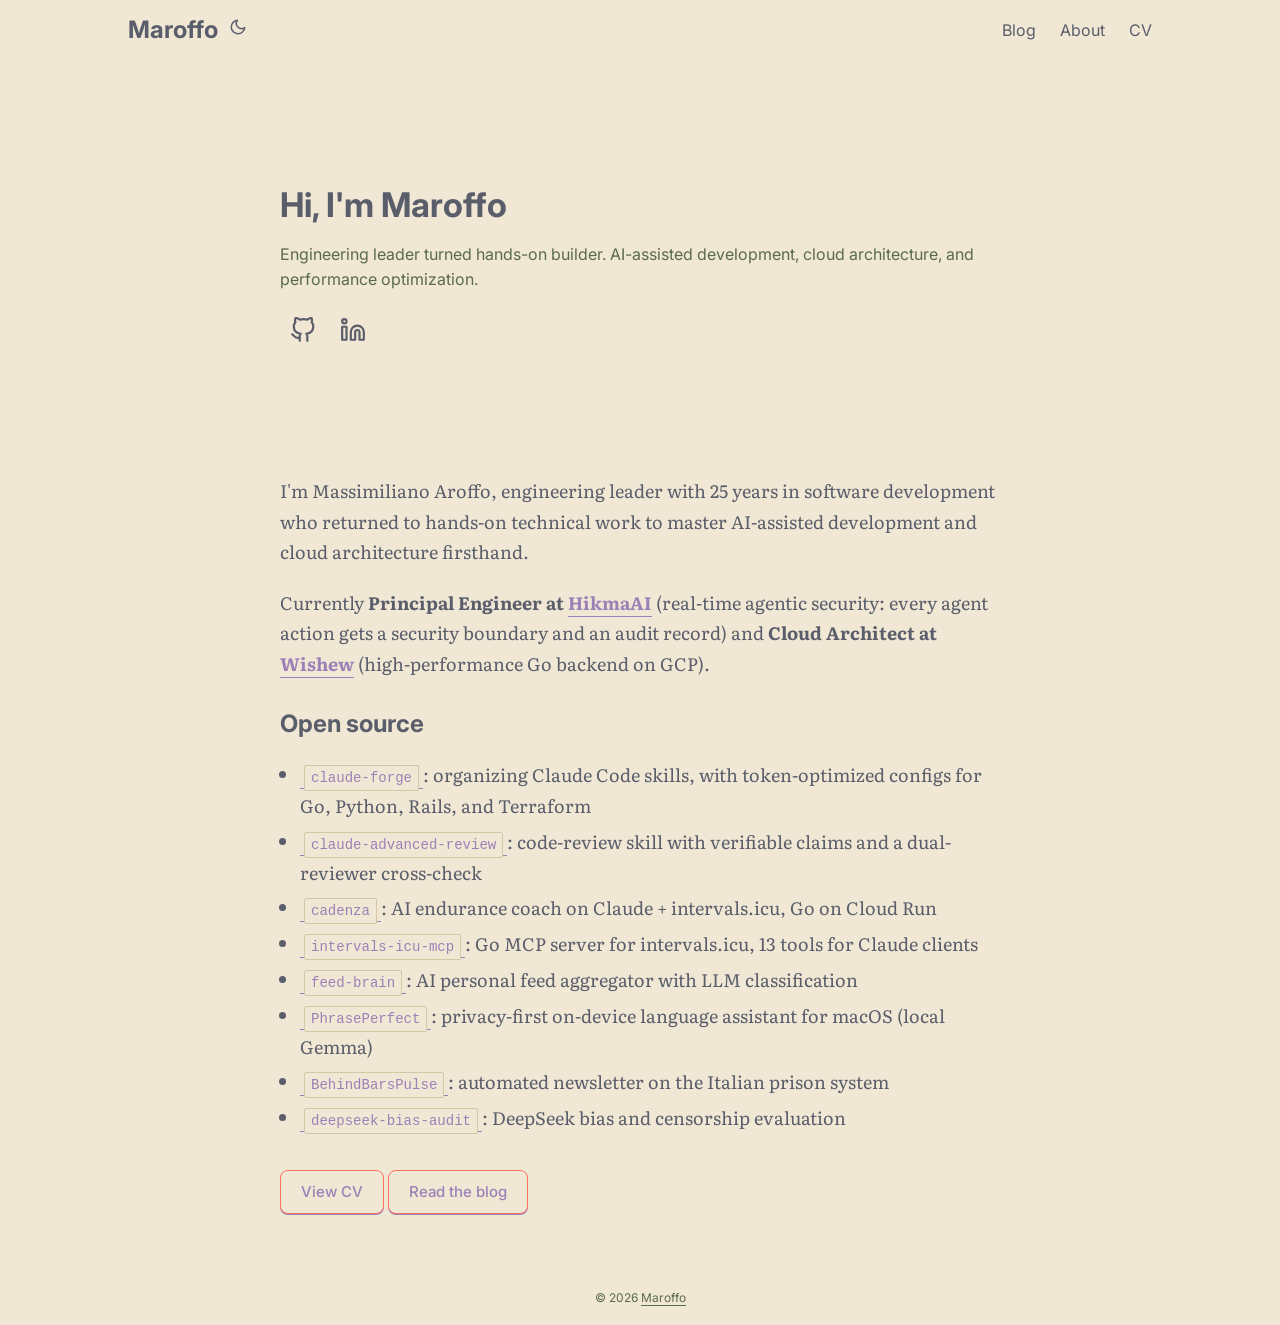
<file: index.html>
<!DOCTYPE html>
<html lang="en" dir="auto" data-theme="auto">

<head>
    <meta charset="utf-8">
    <meta http-equiv="X-UA-Compatible" content="IE=edge">
    <meta name="viewport" content="width=device-width, initial-scale=1, shrink-to-fit=no">
    <title>Massimiliano Aroffo</title>
    <meta name="description" content="Engineering leader turned hands-on builder. AI-assisted development, cloud architecture, performance optimization.">
    <meta name="author" content="Maroffo">
    <link rel="canonical" href="https://maroffo.github.io/">
    <meta name="theme-color" content="#23272b">
    <link rel="preconnect" href="https://fonts.googleapis.com">
    <link rel="preconnect" href="https://fonts.gstatic.com" crossorigin>
    <link href="https://fonts.googleapis.com/css2?family=Inter:wght@400;500;700&family=Literata:ital,wght@0,400;0,700;1,400&display=swap" rel="stylesheet">
    <noscript>
        <style>
            #theme-toggle { display: none; }
            @media (prefers-color-scheme: dark) {
                :root {
                    --theme: #23272b; --entry: #1d2024; --primary: #e2dbc4;
                    --secondary: #6e7f5c; --tertiary: #3a4540; --content: #e2dbc4;
                    --code-bg: #1d2024; --border: #3a4540;
                    --nur-accent: #fc7261; --nur-link: #9d80b7; --nur-link-hover: #6fa3d2;
                    color-scheme: dark;
                }
                .list { background: var(--theme); }
            }
        </style>
    </noscript>
    <script>
        if (localStorage.getItem("pref-theme") === "dark") {
            document.querySelector("html").dataset.theme = 'dark';
        } else if (localStorage.getItem("pref-theme") === "light") {
            document.querySelector("html").dataset.theme = 'light';
        } else if (window.matchMedia('(prefers-color-scheme: dark)').matches) {
            document.querySelector("html").dataset.theme = 'dark';
        } else {
            document.querySelector("html").dataset.theme = 'light';
        }
    </script>
    <style>
        :root {
            --gap: 24px; --content-gap: 20px; --nav-width: 1024px; --main-width: 720px;
            --header-height: 60px; --footer-height: 60px; --radius: 8px;
            --theme: #f0e7d4; --entry: #f0e7d4; --primary: #5a5e6b;
            --secondary: #5a6a4d; --tertiary: #d4c7a4; --content: #5a5e6b;
            --code-bg: #f0e7d4; --border: #d4c7a4;
            --nur-accent: #fc7261; --nur-link: #9d80b7; --nur-link-hover: #6fa3d2;
            --nur-selection: #8ebdb6;
            color-scheme: light;
        }
        :root[data-theme="dark"] {
            --theme: #23272b; --entry: #1d2024; --primary: #e2dbc4;
            --secondary: #6e7f5c; --tertiary: #3a4540; --content: #e2dbc4;
            --code-bg: #1d2024; --border: #3a4540;
            --nur-accent: #fc7261; --nur-link: #9d80b7; --nur-link-hover: #6fa3d2;
            --nur-selection: #8ebdb6;
            color-scheme: dark;
        }
        ::selection { background: var(--nur-selection); color: var(--primary); }
        *, ::after, ::before { box-sizing: border-box; }
        html { -webkit-tap-highlight-color: transparent; overflow-y: scroll; }
        a, button, body, h1, h2, h3, h4, h5, h6 { color: var(--primary); }
        body {
            font-family: 'Inter', -apple-system, BlinkMacSystemFont, 'Segoe UI', Roboto, Oxygen, Ubuntu, Cantarell, 'Helvetica Neue', sans-serif;
            font-size: 18px; line-height: 1.6; word-break: break-word;
            background: var(--theme); margin: 0;
        }
        a { text-decoration: none; }
        ul { padding: 0; margin: 0; list-style: none; }

        /* Header / Nav */
        .header { }
        .nav {
            display: flex; flex-wrap: wrap; justify-content: space-between;
            max-width: calc(var(--nav-width) + var(--gap) * 2);
            margin-inline-start: auto; margin-inline-end: auto;
            line-height: var(--header-height);
        }
        .nav a { display: block; }
        .logo, #menu { display: flex; margin: auto var(--gap); }
        .logo { flex-wrap: inherit; }
        .logo a { font-size: 24px; font-weight: 700; }
        .logo-switches { display: inline-flex; margin: auto 4px; flex-wrap: inherit; }
        button#theme-toggle {
            font-size: 26px; margin: auto 4px; padding: 0;
            font: inherit; background: 0 0; border: 0; cursor: pointer;
        }
        #theme-toggle:focus { outline: 0; }
        [data-theme="dark"] #moon { display: none; }
        [data-theme="light"] #sun { display: none; }
        #menu { list-style: none; word-break: keep-all; overflow-x: auto; white-space: nowrap; }
        #menu li + li { margin-inline-start: var(--gap); }
        #menu a { font-size: 16px; }
        #menu .active { font-weight: 500; border-bottom: 2px solid var(--nur-accent); }

        /* Main */
        .main {
            position: relative;
            min-height: calc(100vh - var(--header-height) - var(--footer-height));
            max-width: calc(var(--main-width) + var(--gap) * 2);
            margin: auto; padding: var(--gap);
        }

        /* Profile (home-info style) */
        .first-entry {
            position: relative; display: flex; flex-direction: column;
            justify-content: center; min-height: 320px;
            margin: var(--gap) 0 calc(var(--gap) * 2);
        }
        .first-entry .entry-header h1 {
            font-size: 34px; line-height: 1.3; margin: 0;
        }
        .first-entry .entry-content {
            margin: 14px 0; font-size: 16px; color: var(--secondary);
        }
        .first-entry .entry-footer { font-size: 14px; }

        /* Post content (about section) */
        .post-content {
            font-family: 'Literata', Georgia, 'Times New Roman', serif;
            color: var(--content); margin: 30px 0; line-height: 1.7;
        }
        .post-content h3 {
            font-family: 'Inter', -apple-system, BlinkMacSystemFont, 'Segoe UI', Roboto, sans-serif;
            font-size: 24px; margin: 24px 0 16px;
        }
        .post-content p { margin-bottom: var(--content-gap); }
        .post-content ul { padding-inline-start: 20px; margin-bottom: var(--content-gap); list-style: disc; }
        .post-content li { margin-top: 5px; }
        .post-content a { color: var(--nur-link); box-shadow: 0 1px; }
        .post-content a:hover { color: var(--nur-link-hover); }
        .post-content strong { color: var(--primary); }
        .post-content code {
            margin: auto 4px; padding: 4px 6px; font-size: .78em;
            background: var(--code-bg); border-radius: 2px; border: 1px solid var(--border);
        }

        /* Social icons */
        .social-icons a { display: inline-flex; padding: 10px; }
        .social-icons a svg { height: 26px; width: 26px; }
        .social-icons a:hover svg { fill: var(--nur-accent); }

        /* Blog link button */
        .blog-button {
            display: inline-block; margin-top: 1rem;
            font-family: 'Inter', sans-serif; font-weight: 500; font-size: 15px;
            color: var(--nur-accent); background: var(--entry);
            border: 1px solid var(--nur-accent); border-radius: var(--radius);
            padding: 8px 20px; transition: background .2s, color .2s;
        }
        .blog-button:hover { background: var(--nur-accent); color: #fff; }

        /* Footer */
        .footer {
            font-size: 12px; color: var(--secondary);
            max-width: calc(var(--main-width) + var(--gap) * 2);
            margin: auto; padding: calc((var(--footer-height) - var(--gap)) / 2) var(--gap);
            text-align: center; line-height: 24px;
        }
        .footer span { margin-inline-start: 1px; margin-inline-end: 1px; }
        .footer a { color: inherit; border-bottom: 1px solid var(--secondary); }
        .footer a:hover { color: var(--nur-link-hover); border-bottom-color: var(--primary); }

        /* Scrollbar */
        ::-webkit-scrollbar-track { background: 0 0; }
        ::-webkit-scrollbar-thumb {
            background: var(--tertiary); border: 5px solid var(--theme); border-radius: var(--radius);
        }
        ::-webkit-scrollbar-thumb:hover { background: var(--secondary); }

        /* Mobile */
        @media screen and (max-width: 768px) {
            :root { --gap: 14px; }
            .first-entry { min-height: 260px; }
        }
    </style>
</head>

<body class="list" id="top">
    <header class="header">
        <nav class="nav">
            <div class="logo">
                <a href="/" accesskey="h" title="Maroffo (Alt + H)">Maroffo</a>
                <div class="logo-switches">
                    <button id="theme-toggle" accesskey="t" title="(Alt + T)" aria-label="Toggle theme">
                        <svg id="moon" xmlns="http://www.w3.org/2000/svg" width="24" height="18" viewBox="0 0 24 24"
                            fill="none" stroke="currentColor" stroke-width="2" stroke-linecap="round" stroke-linejoin="round">
                            <path d="M21 12.79A9 9 0 1 1 11.21 3 7 7 0 0 0 21 12.79z"></path>
                        </svg>
                        <svg id="sun" xmlns="http://www.w3.org/2000/svg" width="24" height="18" viewBox="0 0 24 24"
                            fill="none" stroke="currentColor" stroke-width="2" stroke-linecap="round" stroke-linejoin="round">
                            <circle cx="12" cy="12" r="5"></circle>
                            <line x1="12" y1="1" x2="12" y2="3"></line>
                            <line x1="12" y1="21" x2="12" y2="23"></line>
                            <line x1="4.22" y1="4.22" x2="5.64" y2="5.64"></line>
                            <line x1="18.36" y1="18.36" x2="19.78" y2="19.78"></line>
                            <line x1="1" y1="12" x2="3" y2="12"></line>
                            <line x1="21" y1="12" x2="23" y2="12"></line>
                            <line x1="4.22" y1="19.78" x2="5.64" y2="18.36"></line>
                            <line x1="18.36" y1="5.64" x2="19.78" y2="4.22"></line>
                        </svg>
                    </button>
                </div>
            </div>
            <ul id="menu">
                <li>
                    <a href="/blog/" title="Blog">
                        <span>Blog</span>
                    </a>
                </li>
                <li>
                    <a href="/blog/about/" title="About">
                        <span>About</span>
                    </a>
                </li>
                <li>
                    <a href="/cv/" title="CV">
                        <span>CV</span>
                    </a>
                </li>
            </ul>
        </nav>
    </header>

    <main class="main">
        <article class="first-entry home-info">
            <header class="entry-header">
                <h1>Hi, I'm Maroffo</h1>
            </header>
            <div class="entry-content">
                Engineering leader turned hands-on builder. AI-assisted development, cloud architecture, and performance optimization.
            </div>
            <footer class="entry-footer">
                <div class="social-icons">
                    <a href="https://github.com/maroffo" target="_blank" rel="noopener noreferrer me" title="GitHub">
                        <svg xmlns="http://www.w3.org/2000/svg" viewBox="0 0 24 24" fill="none" stroke="currentColor"
                            stroke-width="2" stroke-linecap="round" stroke-linejoin="round">
                            <path d="M9 19c-5 1.5-5-2.5-7-3m14 6v-3.87a3.37 3.37 0 0 0-.94-2.61c3.14-.35 6.44-1.54 6.44-7A5.44 5.44 0 0 0 20 4.77 5.07 5.07 0 0 0 19.91 1S18.73.65 16 2.48a13.38 13.38 0 0 0-7 0C6.27.65 5.09 1 5.09 1A5.07 5.07 0 0 0 5 4.77a5.44 5.44 0 0 0-1.5 3.78c0 5.42 3.3 6.61 6.44 7A3.37 3.37 0 0 0 9 18.13V22"></path>
                        </svg>
                    </a>
                    <a href="https://www.linkedin.com/in/maroffo/" target="_blank" rel="noopener noreferrer me" title="LinkedIn">
                        <svg xmlns="http://www.w3.org/2000/svg" viewBox="0 0 24 24" fill="none" stroke="currentColor"
                            stroke-width="2" stroke-linecap="round" stroke-linejoin="round">
                            <path d="M16 8a6 6 0 0 1 6 6v7h-4v-7a2 2 0 0 0-2-2 2 2 0 0 0-2 2v7h-4v-7a6 6 0 0 1 6-6z"></path>
                            <rect x="2" y="9" width="4" height="12"></rect>
                            <circle cx="4" cy="4" r="2"></circle>
                        </svg>
                    </a>
                </div>
            </footer>
        </article>

        <div class="post-content">
            <p>I'm Massimiliano Aroffo, engineering leader with 25 years in software development who returned to hands-on technical work to master AI-assisted development and cloud architecture firsthand.</p>

            <p>Currently <strong>Principal Engineer at <a href="https://hikmaai.io/">HikmaAI</a></strong> (real-time agentic security: every agent action gets a security boundary and an audit record) and <strong>Cloud Architect at <a href="https://wishew.com/">Wishew</a></strong> (high-performance Go backend on GCP).</p>

            <h3>Open source</h3>
            <ul>
                <li><a href="https://github.com/maroffo/claude-forge"><code>claude-forge</code></a>: organizing Claude Code skills, with token-optimized configs for Go, Python, Rails, and Terraform</li>
                <li><a href="https://github.com/maroffo/claude-advanced-review"><code>claude-advanced-review</code></a>: code-review skill with verifiable claims and a dual-reviewer cross-check</li>
                <li><a href="https://github.com/maroffo/cadenza"><code>cadenza</code></a>: AI endurance coach on Claude + intervals.icu, Go on Cloud Run</li>
                <li><a href="https://github.com/maroffo/intervals-icu-mcp"><code>intervals-icu-mcp</code></a>: Go MCP server for intervals.icu, 13 tools for Claude clients</li>
                <li><a href="https://github.com/maroffo/feed-brain"><code>feed-brain</code></a>: AI personal feed aggregator with LLM classification</li>
                <li><a href="https://github.com/maroffo/PhrasePerfect"><code>PhrasePerfect</code></a>: privacy-first on-device language assistant for macOS (local Gemma)</li>
                <li><a href="https://github.com/maroffo/BehindBarsPulse"><code>BehindBarsPulse</code></a>: automated newsletter on the Italian prison system</li>
                <li><a href="https://github.com/maroffo/deepseek-bias-audit"><code>deepseek-bias-audit</code></a>: DeepSeek bias and censorship evaluation</li>
            </ul>

            <a href="/cv/" class="blog-button">View CV</a>
            <a href="/blog/" class="blog-button">Read the blog</a>
        </div>
    </main>

    <footer class="footer">
        <span>&copy; 2026 <a href="/">Maroffo</a></span>
    </footer>

    <script>
        document.getElementById("theme-toggle").addEventListener("click", () => {
            const html = document.querySelector("html");
            if (html.dataset.theme === "dark") {
                html.dataset.theme = 'light';
                localStorage.setItem("pref-theme", 'light');
            } else {
                html.dataset.theme = 'dark';
                localStorage.setItem("pref-theme", 'dark');
            }
        });
    </script>
</body>
</html>
</file>
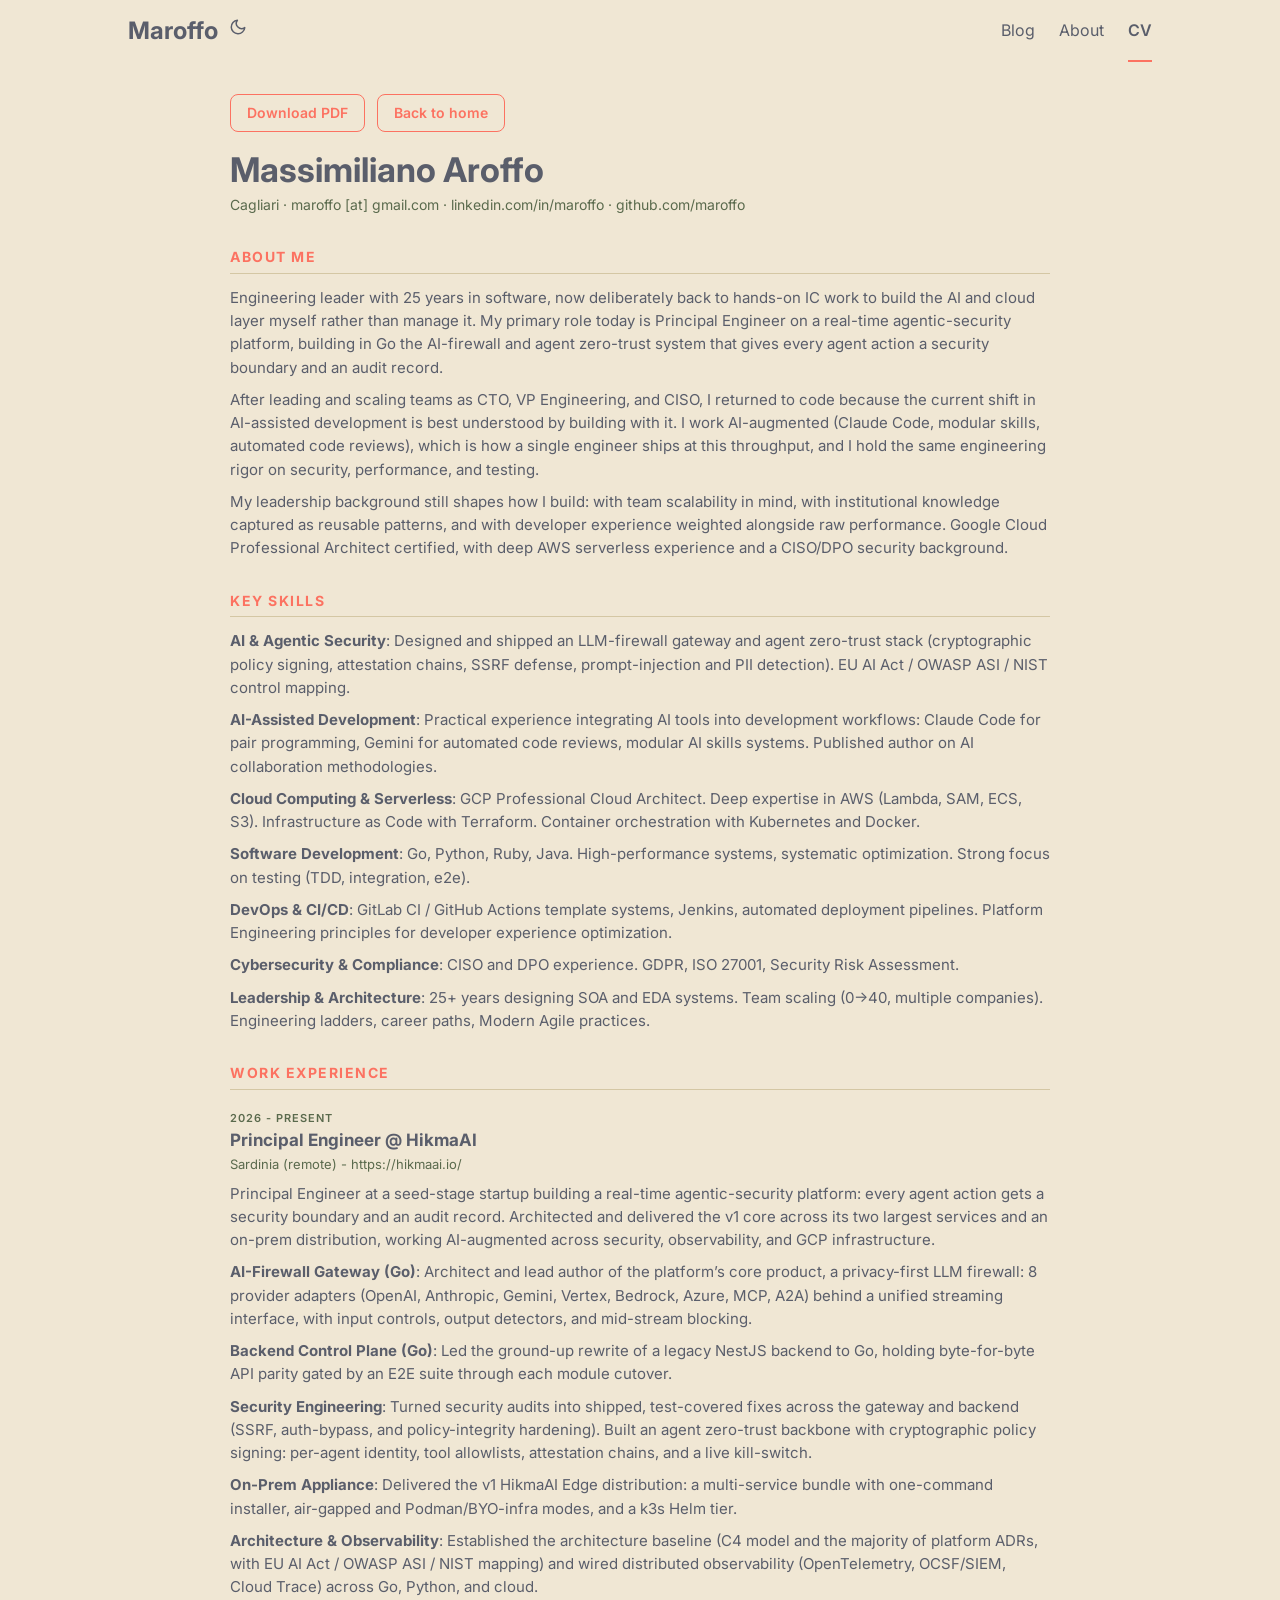
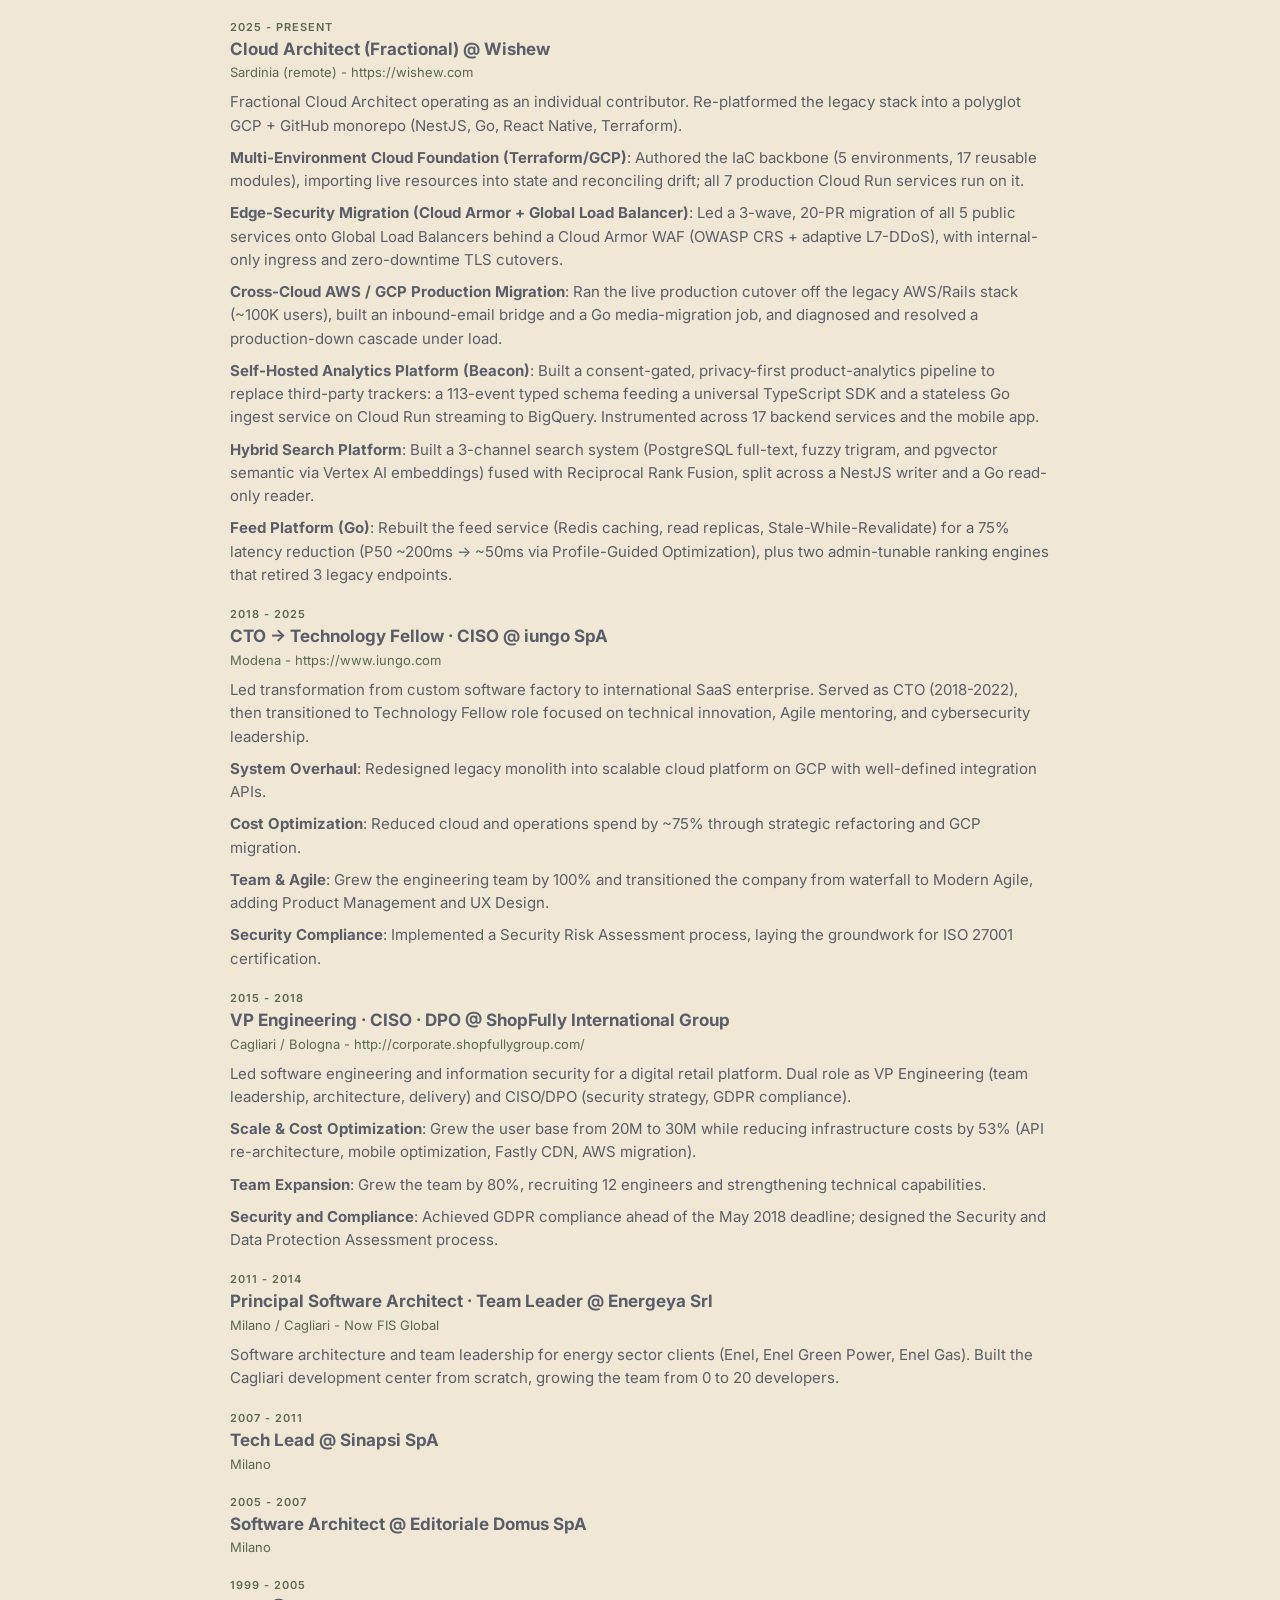
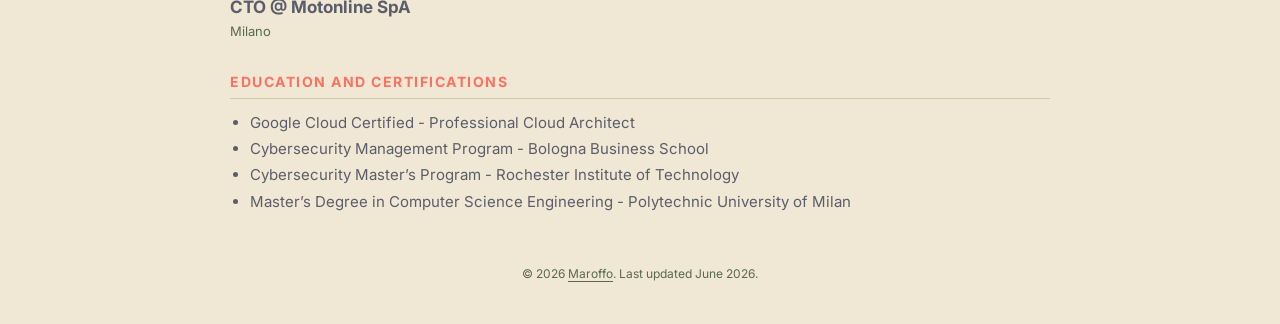
<file: cv/index.html>
<!DOCTYPE html>
<html lang="en" dir="auto" data-theme="auto">

<head>
    <meta charset="utf-8">
    <meta http-equiv="X-UA-Compatible" content="IE=edge">
    <meta name="viewport" content="width=device-width, initial-scale=1, shrink-to-fit=no">
    <title>CV — Massimiliano Aroffo</title>
    <meta name="description" content="Massimiliano Aroffo — Principal Engineer (agentic security) and Cloud Architect. 25 years in software, now hands-on in Go on GCP.">
    <meta name="author" content="Maroffo">
    <link rel="canonical" href="https://maroffo.github.io/cv/">
    <meta name="theme-color" content="#23272b">
    <link rel="preconnect" href="https://fonts.googleapis.com">
    <link rel="preconnect" href="https://fonts.gstatic.com" crossorigin>
    <link href="https://fonts.googleapis.com/css2?family=Inter:wght@400;500;600;700&family=Literata:ital,wght@0,400;0,700;1,400&display=swap" rel="stylesheet">
    <script>
        if (localStorage.getItem("pref-theme") === "dark") {
            document.querySelector("html").dataset.theme = 'dark';
        } else if (localStorage.getItem("pref-theme") === "light") {
            document.querySelector("html").dataset.theme = 'light';
        } else if (window.matchMedia('(prefers-color-scheme: dark)').matches) {
            document.querySelector("html").dataset.theme = 'dark';
        } else {
            document.querySelector("html").dataset.theme = 'light';
        }
    </script>
    <style>
        :root {
            --gap: 24px; --nav-width: 1024px; --main-width: 820px;
            --header-height: 60px; --footer-height: 60px; --radius: 8px;
            --theme: #f0e7d4; --entry: #f0e7d4; --primary: #5a5e6b;
            --secondary: #5a6a4d; --tertiary: #d4c7a4; --content: #5a5e6b;
            --border: #d4c7a4;
            --nur-accent: #fc7261; --nur-link: #9d80b7; --nur-link-hover: #6fa3d2;
            --nur-selection: #8ebdb6;
            color-scheme: light;
        }
        :root[data-theme="dark"] {
            --theme: #23272b; --entry: #1d2024; --primary: #e2dbc4;
            --secondary: #6e7f5c; --tertiary: #3a4540; --content: #e2dbc4;
            --border: #3a4540;
            --nur-accent: #fc7261; --nur-link: #9d80b7; --nur-link-hover: #6fa3d2;
            --nur-selection: #8ebdb6;
            color-scheme: dark;
        }
        ::selection { background: var(--nur-selection); color: var(--primary); }
        *, ::after, ::before { box-sizing: border-box; }
        html { -webkit-tap-highlight-color: transparent; overflow-y: scroll; }
        a, button, body, h1, h2, h3, h4 { color: var(--primary); }
        body {
            font-family: 'Inter', -apple-system, BlinkMacSystemFont, 'Segoe UI', Roboto, sans-serif;
            font-size: 15px; line-height: 1.55; word-break: break-word;
            background: var(--theme); margin: 0;
        }
        a { text-decoration: none; }
        ul { padding: 0; margin: 0; list-style: none; }

        /* Header / Nav (mirrors the landing page) */
        .nav {
            display: flex; flex-wrap: wrap; justify-content: space-between;
            max-width: calc(var(--nav-width) + var(--gap) * 2);
            margin-inline: auto; line-height: var(--header-height);
        }
        .nav a { display: block; }
        .logo, #menu { display: flex; margin: auto var(--gap); }
        .logo a { font-size: 24px; font-weight: 700; }
        .logo-switches { display: inline-flex; margin: auto 4px; }
        button#theme-toggle {
            font-size: 26px; margin: auto 4px; padding: 0;
            font: inherit; background: 0 0; border: 0; cursor: pointer;
        }
        [data-theme="dark"] #moon { display: none; }
        [data-theme="light"] #sun { display: none; }
        #menu { list-style: none; word-break: keep-all; overflow-x: auto; white-space: nowrap; }
        #menu li + li { margin-inline-start: var(--gap); }
        #menu a { font-size: 16px; }
        #menu .active { font-weight: 600; border-bottom: 2px solid var(--nur-accent); }

        /* Main */
        .main {
            max-width: calc(var(--main-width) + var(--gap) * 2);
            margin: auto; padding: var(--gap);
        }
        .actions { display: flex; gap: 12px; margin: 8px 0 4px; flex-wrap: wrap; }
        .btn {
            display: inline-block; font-weight: 600; font-size: 14px;
            color: var(--nur-accent); background: var(--entry);
            border: 1px solid var(--nur-accent); border-radius: var(--radius);
            padding: 7px 16px; transition: background .2s, color .2s;
        }
        .btn:hover { background: var(--nur-accent); color: #fff; }

        /* CV content */
        .cv h1 { font-size: 34px; line-height: 1.2; margin: 18px 0 4px; }
        .cv h1 + p { color: var(--secondary); font-size: 14px; margin: 0 0 4px; }
        .cv h2 {
            color: var(--nur-accent); font-size: 14px; font-weight: 700;
            text-transform: uppercase; letter-spacing: 1.5px;
            margin: 30px 0 12px; padding-bottom: 5px; border-bottom: 1px solid var(--border);
        }
        .cv h3 {
            color: var(--secondary); font-size: 11px; font-weight: 600;
            letter-spacing: 1px; text-transform: uppercase; margin: 20px 0 2px;
        }
        .cv h3 + p { margin: 0 0 8px; line-height: 1.4; }
        .cv h3 + p strong { font-size: 17px; font-weight: 700; }
        .cv h3 + p em { color: var(--secondary); font-style: normal; font-size: 13px; }
        .cv p { margin: 0 0 9px; }
        .cv strong { color: var(--primary); font-weight: 700; }
        .cv ul { padding-inline-start: 20px; margin: 4px 0 10px; list-style: disc; }
        .cv li { margin-top: 3px; }
        .cv a { color: var(--nur-link); box-shadow: 0 1px; }
        .cv a:hover { color: var(--nur-link-hover); }

        /* Footer */
        .footer {
            font-size: 12px; color: var(--secondary);
            max-width: calc(var(--main-width) + var(--gap) * 2);
            margin: auto; padding: 18px var(--gap) 40px; text-align: center;
        }
        .footer a { color: inherit; border-bottom: 1px solid var(--secondary); }
        .footer a:hover { color: var(--nur-link-hover); }

        ::-webkit-scrollbar-track { background: 0 0; }
        ::-webkit-scrollbar-thumb { background: var(--tertiary); border: 5px solid var(--theme); border-radius: var(--radius); }
        ::-webkit-scrollbar-thumb:hover { background: var(--secondary); }

        @media screen and (max-width: 768px) {
            :root { --gap: 14px; }
            .cv h1 { font-size: 28px; }
        }
    </style>
</head>

<body id="top">
    <header class="header">
        <nav class="nav">
            <div class="logo">
                <a href="/" accesskey="h" title="Maroffo (Alt + H)">Maroffo</a>
                <div class="logo-switches">
                    <button id="theme-toggle" accesskey="t" title="(Alt + T)" aria-label="Toggle theme">
                        <svg id="moon" xmlns="http://www.w3.org/2000/svg" width="24" height="18" viewBox="0 0 24 24" fill="none" stroke="currentColor" stroke-width="2" stroke-linecap="round" stroke-linejoin="round"><path d="M21 12.79A9 9 0 1 1 11.21 3 7 7 0 0 0 21 12.79z"></path></svg>
                        <svg id="sun" xmlns="http://www.w3.org/2000/svg" width="24" height="18" viewBox="0 0 24 24" fill="none" stroke="currentColor" stroke-width="2" stroke-linecap="round" stroke-linejoin="round"><circle cx="12" cy="12" r="5"></circle><line x1="12" y1="1" x2="12" y2="3"></line><line x1="12" y1="21" x2="12" y2="23"></line><line x1="4.22" y1="4.22" x2="5.64" y2="5.64"></line><line x1="18.36" y1="18.36" x2="19.78" y2="19.78"></line><line x1="1" y1="12" x2="3" y2="12"></line><line x1="21" y1="12" x2="23" y2="12"></line><line x1="4.22" y1="19.78" x2="5.64" y2="18.36"></line><line x1="18.36" y1="5.64" x2="19.78" y2="4.22"></line></svg>
                    </button>
                </div>
            </div>
            <ul id="menu">
                <li><a href="/blog/" title="Blog"><span>Blog</span></a></li>
                <li><a href="/blog/about/" title="About"><span>About</span></a></li>
                <li><a href="/cv/" class="active" title="CV"><span>CV</span></a></li>
            </ul>
        </nav>
    </header>

    <main class="main">
        <div class="actions">
            <a href="cv.pdf" class="btn" download>Download PDF</a>
            <a href="/" class="btn">Back to home</a>
        </div>
        <article class="cv">
<h1 id="massimiliano-aroffo">Massimiliano Aroffo</h1>
<p>Cagliari · maroffo [at] gmail.com · linkedin.com/in/maroffo ·
github.com/maroffo</p>
<h2 id="about-me">About me</h2>
<p>Engineering leader with 25 years in software, now deliberately back
to hands-on IC work to build the AI and cloud layer myself rather than
manage it. My primary role today is Principal Engineer on a real-time
agentic-security platform, building in Go the AI-firewall and agent
zero-trust system that gives every agent action a security boundary and
an audit record.</p>
<p>After leading and scaling teams as CTO, VP Engineering, and CISO, I
returned to code because the current shift in AI-assisted development is
best understood by building with it. I work AI-augmented (Claude Code,
modular skills, automated code reviews), which is how a single engineer
ships at this throughput, and I hold the same engineering rigor on
security, performance, and testing.</p>
<p>My leadership background still shapes how I build: with team
scalability in mind, with institutional knowledge captured as reusable
patterns, and with developer experience weighted alongside raw
performance. Google Cloud Professional Architect certified, with deep
AWS serverless experience and a CISO/DPO security background.</p>
<h2 id="key-skills">Key Skills</h2>
<p><strong>AI &amp; Agentic Security</strong>: Designed and shipped an
LLM-firewall gateway and agent zero-trust stack (cryptographic policy
signing, attestation chains, SSRF defense, prompt-injection and PII
detection). EU AI Act / OWASP ASI / NIST control mapping.</p>
<p><strong>AI-Assisted Development</strong>: Practical experience
integrating AI tools into development workflows: Claude Code for pair
programming, Gemini for automated code reviews, modular AI skills
systems. Published author on AI collaboration methodologies.</p>
<p><strong>Cloud Computing &amp; Serverless</strong>: GCP Professional
Cloud Architect. Deep expertise in AWS (Lambda, SAM, ECS, S3).
Infrastructure as Code with Terraform. Container orchestration with
Kubernetes and Docker.</p>
<p><strong>Software Development</strong>: Go, Python, Ruby, Java.
High-performance systems, systematic optimization. Strong focus on
testing (TDD, integration, e2e).</p>
<p><strong>DevOps &amp; CI/CD</strong>: GitLab CI / GitHub Actions
template systems, Jenkins, automated deployment pipelines. Platform
Engineering principles for developer experience optimization.</p>
<p><strong>Cybersecurity &amp; Compliance</strong>: CISO and DPO
experience. GDPR, ISO 27001, Security Risk Assessment.</p>
<p><strong>Leadership &amp; Architecture</strong>: 25+ years designing
SOA and EDA systems. Team scaling (0-&gt;40, multiple companies).
Engineering ladders, career paths, Modern Agile practices.</p>
<h2 id="work-experience">Work Experience</h2>
<h3 id="present">2026 - PRESENT</h3>
<p><strong>Principal Engineer @ HikmaAI</strong><br />
<em>Sardinia (remote) - https://hikmaai.io/</em></p>
<p>Principal Engineer at a seed-stage startup building a real-time
agentic-security platform: every agent action gets a security boundary
and an audit record. Architected and delivered the v1 core across its
two largest services and an on-prem distribution, working AI-augmented
across security, observability, and GCP infrastructure.</p>
<p><strong>AI-Firewall Gateway (Go)</strong>: Architect and lead author
of the platform’s core product, a privacy-first LLM firewall: 8 provider
adapters (OpenAI, Anthropic, Gemini, Vertex, Bedrock, Azure, MCP, A2A)
behind a unified streaming interface, with input controls, output
detectors, and mid-stream blocking.</p>
<p><strong>Backend Control Plane (Go)</strong>: Led the ground-up
rewrite of a legacy NestJS backend to Go, holding byte-for-byte API
parity gated by an E2E suite through each module cutover.</p>
<p><strong>Security Engineering</strong>: Turned security audits into
shipped, test-covered fixes across the gateway and backend (SSRF,
auth-bypass, and policy-integrity hardening). Built an agent zero-trust
backbone with cryptographic policy signing: per-agent identity, tool
allowlists, attestation chains, and a live kill-switch.</p>
<p><strong>On-Prem Appliance</strong>: Delivered the v1 HikmaAI Edge
distribution: a multi-service bundle with one-command installer,
air-gapped and Podman/BYO-infra modes, and a k3s Helm tier.</p>
<p><strong>Architecture &amp; Observability</strong>: Established the
architecture baseline (C4 model and the majority of platform ADRs, with
EU AI Act / OWASP ASI / NIST mapping) and wired distributed
observability (OpenTelemetry, OCSF/SIEM, Cloud Trace) across Go, Python,
and cloud.</p>
<h3 id="present-1">2025 - PRESENT</h3>
<p><strong>Cloud Architect (Fractional) @ Wishew</strong><br />
<em>Sardinia (remote) - https://wishew.com</em></p>
<p>Fractional Cloud Architect operating as an individual contributor.
Re-platformed the legacy stack into a polyglot GCP + GitHub monorepo
(NestJS, Go, React Native, Terraform).</p>
<p><strong>Multi-Environment Cloud Foundation (Terraform/GCP)</strong>:
Authored the IaC backbone (5 environments, 17 reusable modules),
importing live resources into state and reconciling drift; all 7
production Cloud Run services run on it.</p>
<p><strong>Edge-Security Migration (Cloud Armor + Global Load
Balancer)</strong>: Led a 3-wave, 20-PR migration of all 5 public
services onto Global Load Balancers behind a Cloud Armor WAF (OWASP CRS
+ adaptive L7-DDoS), with internal-only ingress and zero-downtime TLS
cutovers.</p>
<p><strong>Cross-Cloud AWS / GCP Production Migration</strong>: Ran the
live production cutover off the legacy AWS/Rails stack (~100K users),
built an inbound-email bridge and a Go media-migration job, and
diagnosed and resolved a production-down cascade under load.</p>
<p><strong>Self-Hosted Analytics Platform (Beacon)</strong>: Built a
consent-gated, privacy-first product-analytics pipeline to replace
third-party trackers: a 113-event typed schema feeding a universal
TypeScript SDK and a stateless Go ingest service on Cloud Run streaming
to BigQuery. Instrumented across 17 backend services and the mobile
app.</p>
<p><strong>Hybrid Search Platform</strong>: Built a 3-channel search
system (PostgreSQL full-text, fuzzy trigram, and pgvector semantic via
Vertex AI embeddings) fused with Reciprocal Rank Fusion, split across a
NestJS writer and a Go read-only reader.</p>
<p><strong>Feed Platform (Go)</strong>: Rebuilt the feed service (Redis
caching, read replicas, Stale-While-Revalidate) for a 75% latency
reduction (P50 ~200ms -&gt; ~50ms via Profile-Guided Optimization), plus
two admin-tunable ranking engines that retired 3 legacy endpoints.</p>
<h3 id="section">2018 - 2025</h3>
<p><strong>CTO → Technology Fellow · CISO @ iungo SpA</strong><br />
<em>Modena - https://www.iungo.com</em></p>
<p>Led transformation from custom software factory to international SaaS
enterprise. Served as CTO (2018-2022), then transitioned to Technology
Fellow role focused on technical innovation, Agile mentoring, and
cybersecurity leadership.</p>
<p><strong>System Overhaul</strong>: Redesigned legacy monolith into
scalable cloud platform on GCP with well-defined integration APIs.</p>
<p><strong>Cost Optimization</strong>: Reduced cloud and operations
spend by ~75% through strategic refactoring and GCP migration.</p>
<p><strong>Team &amp; Agile</strong>: Grew the engineering team by 100%
and transitioned the company from waterfall to Modern Agile, adding
Product Management and UX Design.</p>
<p><strong>Security Compliance</strong>: Implemented a Security Risk
Assessment process, laying the groundwork for ISO 27001
certification.</p>
<h3 id="section-1">2015 - 2018</h3>
<p><strong>VP Engineering · CISO · DPO @ ShopFully International
Group</strong><br />
<em>Cagliari / Bologna - http://corporate.shopfullygroup.com/</em></p>
<p>Led software engineering and information security for a digital
retail platform. Dual role as VP Engineering (team leadership,
architecture, delivery) and CISO/DPO (security strategy, GDPR
compliance).</p>
<p><strong>Scale &amp; Cost Optimization</strong>: Grew the user base
from 20M to 30M while reducing infrastructure costs by 53% (API
re-architecture, mobile optimization, Fastly CDN, AWS migration).</p>
<p><strong>Team Expansion</strong>: Grew the team by 80%, recruiting 12
engineers and strengthening technical capabilities.</p>
<p><strong>Security and Compliance</strong>: Achieved GDPR compliance
ahead of the May 2018 deadline; designed the Security and Data
Protection Assessment process.</p>
<h3 id="section-2">2011 - 2014</h3>
<p><strong>Principal Software Architect · Team Leader @ Energeya
Srl</strong><br />
<em>Milano / Cagliari - Now FIS Global</em></p>
<p>Software architecture and team leadership for energy sector clients
(Enel, Enel Green Power, Enel Gas). Built the Cagliari development
center from scratch, growing the team from 0 to 20 developers.</p>
<h3 id="section-3">2007 - 2011</h3>
<p><strong>Tech Lead @ Sinapsi SpA</strong><br />
<em>Milano</em></p>
<h3 id="section-4">2005 - 2007</h3>
<p><strong>Software Architect @ Editoriale Domus SpA</strong><br />
<em>Milano</em></p>
<h3 id="section-5">1999 - 2005</h3>
<p><strong>CTO @ Motonline SpA</strong><br />
<em>Milano</em></p>
<h2 id="education-and-certifications">Education and Certifications</h2>
<ul>
<li>Google Cloud Certified - Professional Cloud Architect</li>
<li>Cybersecurity Management Program - Bologna Business School</li>
<li>Cybersecurity Master’s Program - Rochester Institute of
Technology</li>
<li>Master’s Degree in Computer Science Engineering - Polytechnic
University of Milan</li>
</ul>

        </article>
    </main>

    <footer class="footer">
        <span>&copy; 2026 <a href="/">Maroffo</a>. Last updated June 2026.</span>
    </footer>

    <script>
        document.getElementById("theme-toggle").addEventListener("click", () => {
            const html = document.querySelector("html");
            if (html.dataset.theme === "dark") {
                html.dataset.theme = 'light';
                localStorage.setItem("pref-theme", 'light');
            } else {
                html.dataset.theme = 'dark';
                localStorage.setItem("pref-theme", 'dark');
            }
        });
    </script>
</body>
</html>
</file>
